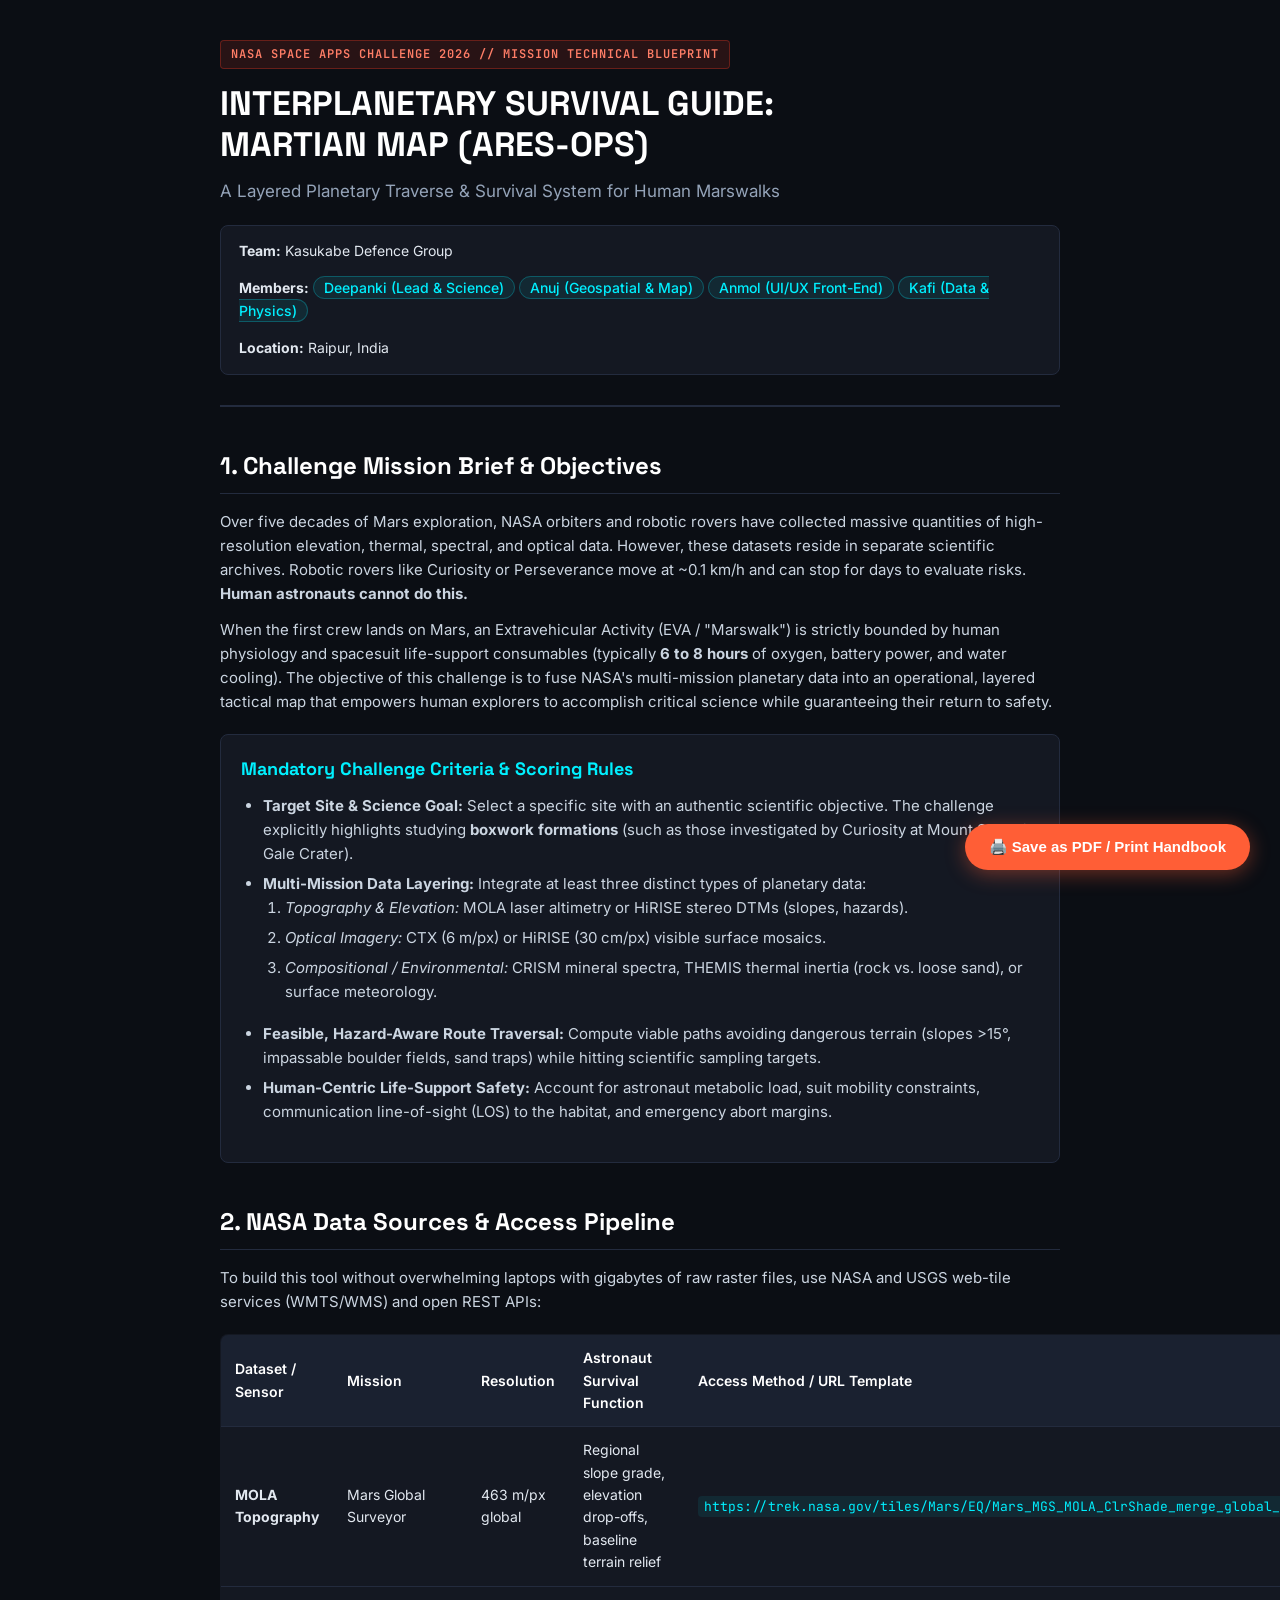
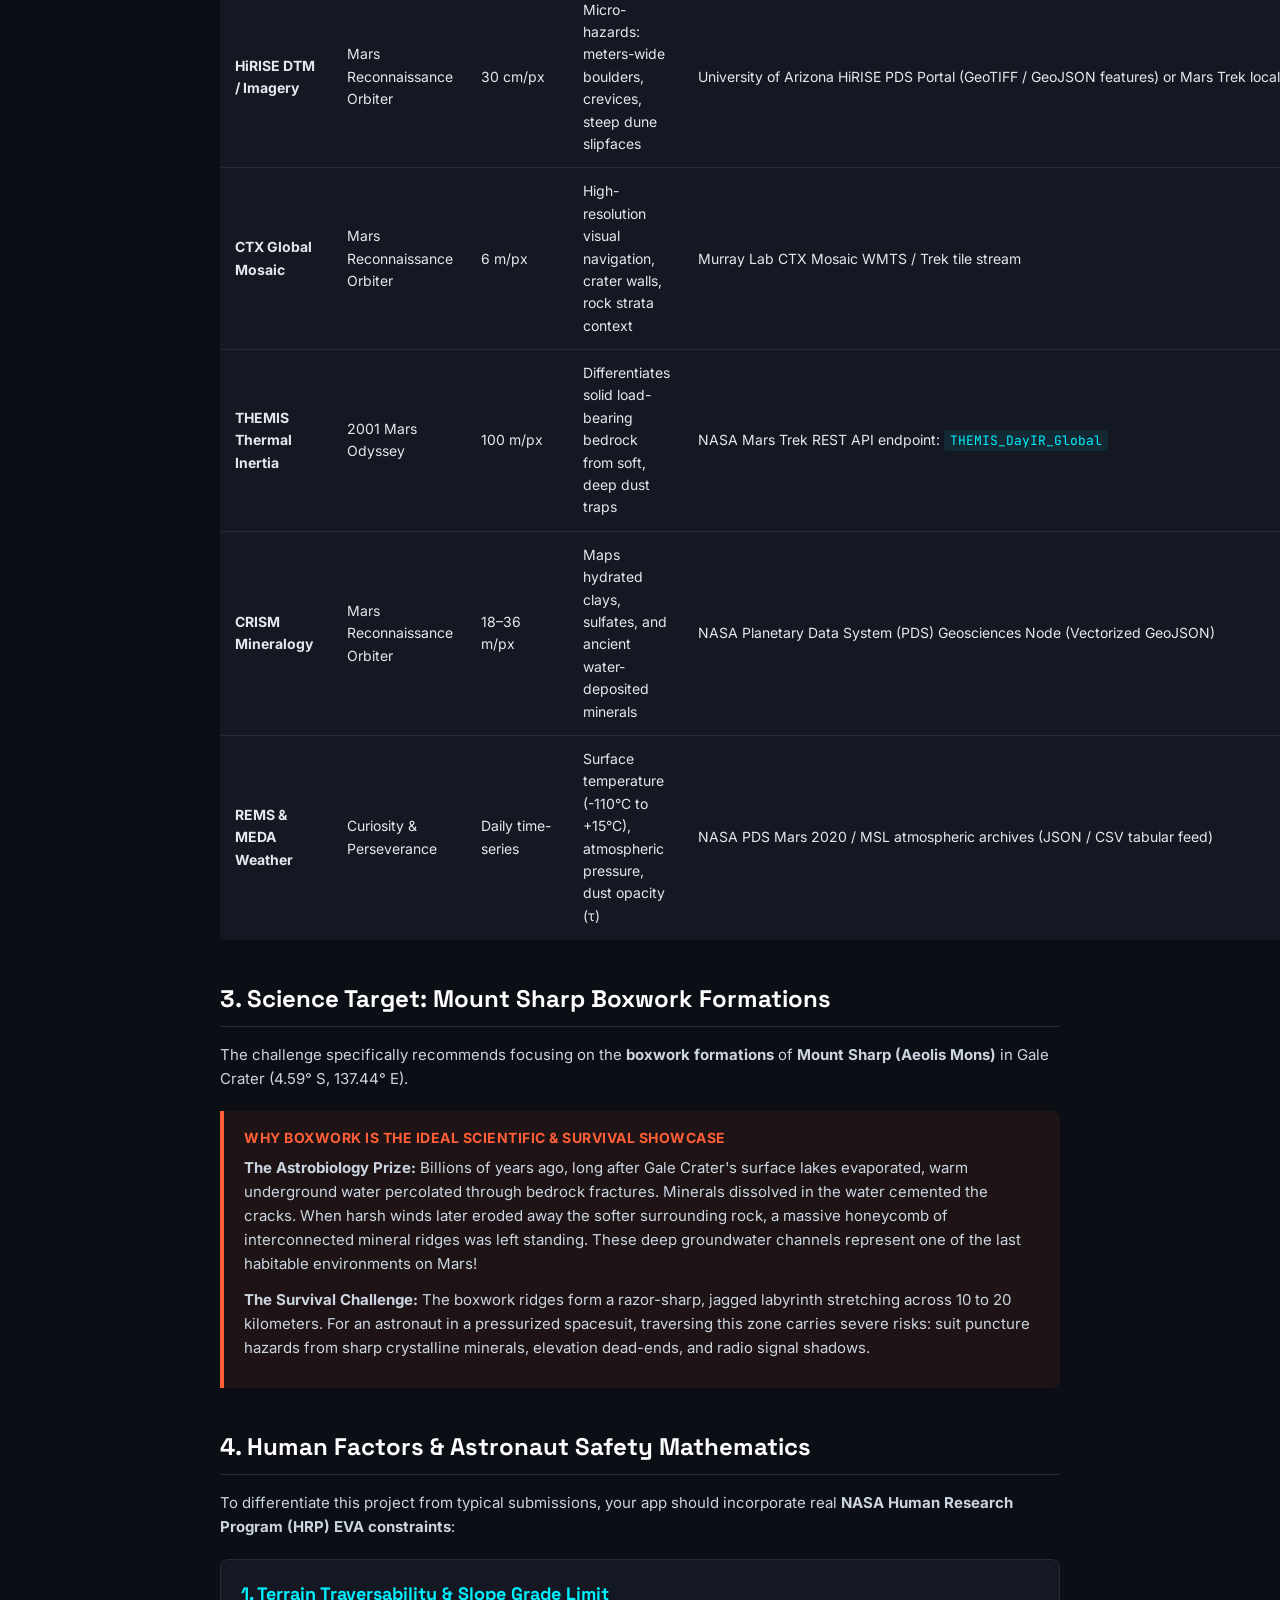
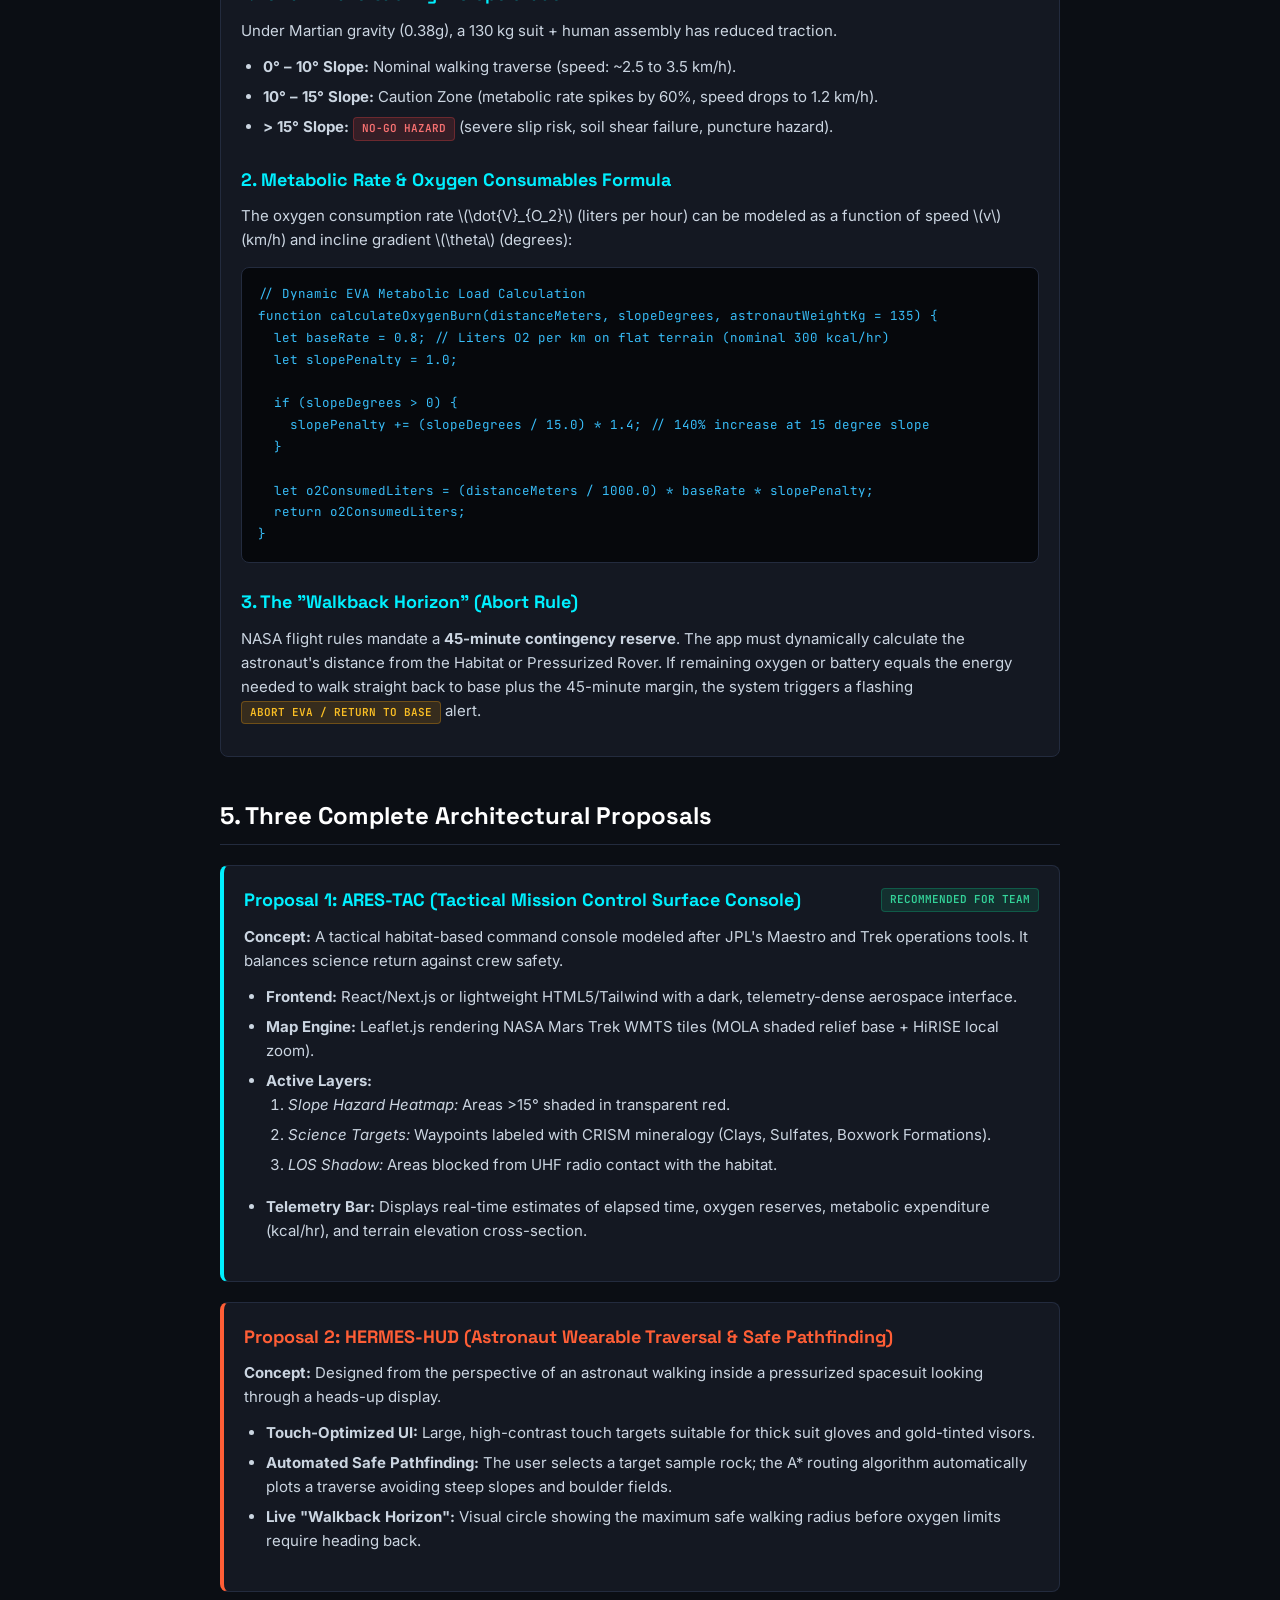
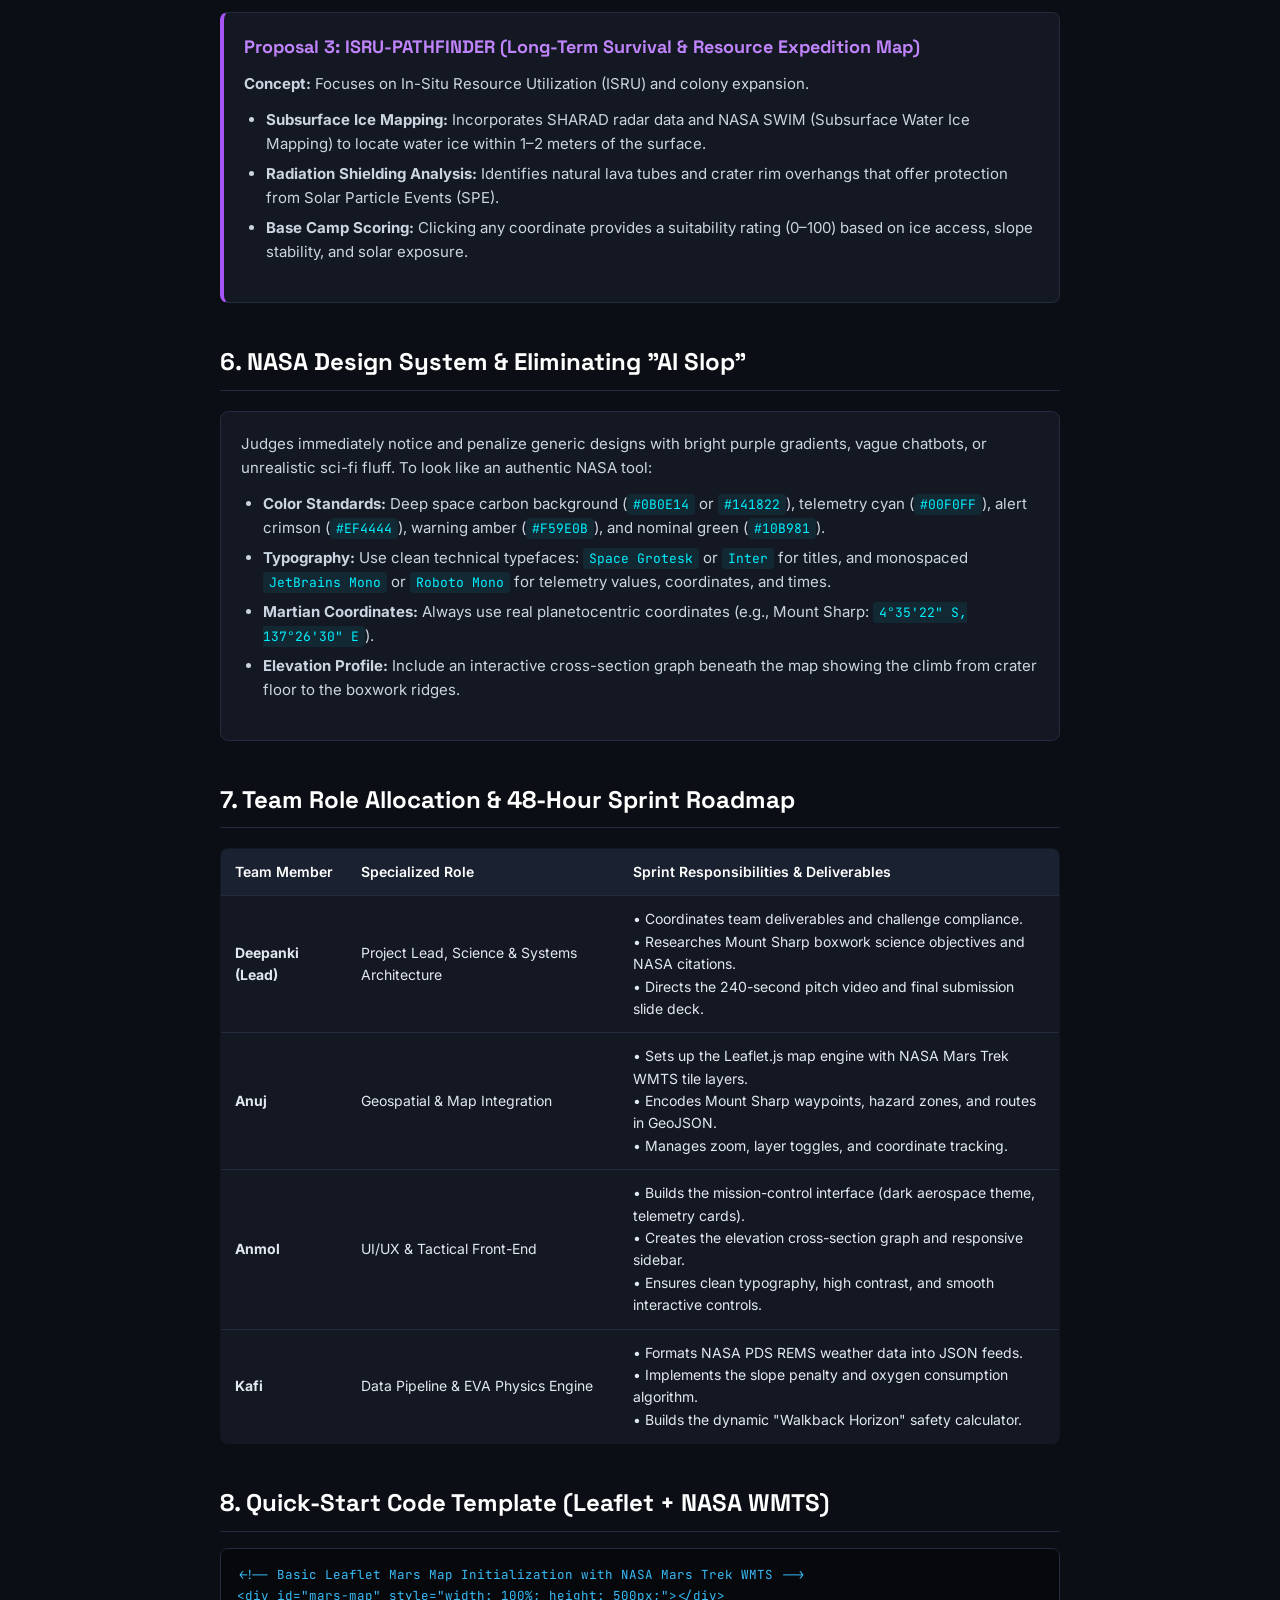
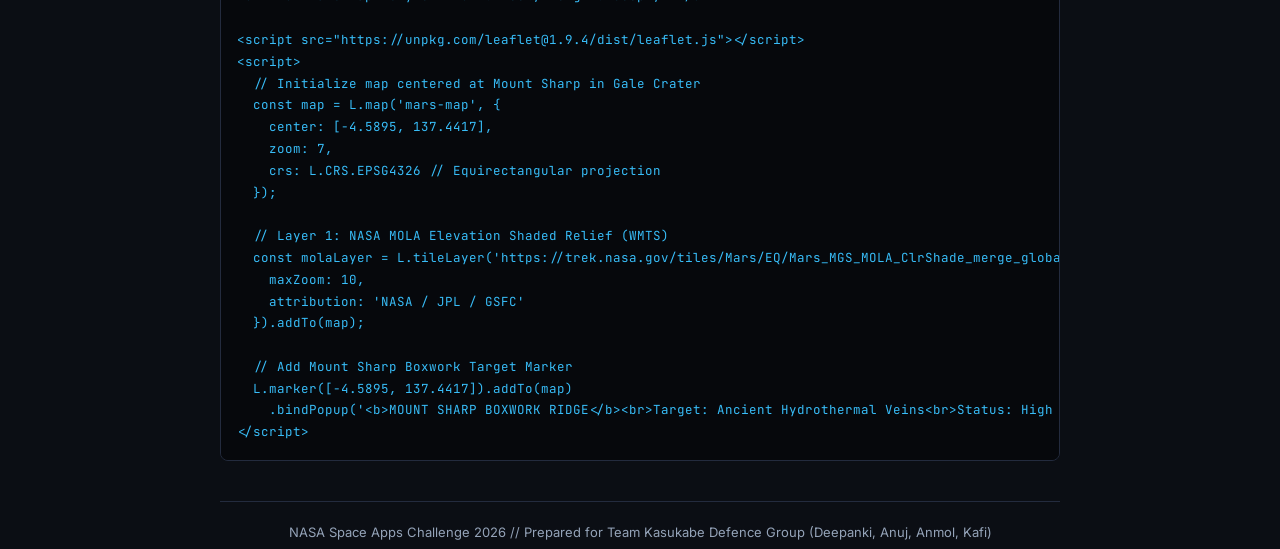
<file: NASA_SpaceApps_MartianMap_Guide_Kasukabe.html>
<!DOCTYPE html>
<html lang="en">
<head>
<meta charset="UTF-8">
<meta name="viewport" content="width=device-width, initial-scale=1.0">
<title>NASA Space Apps 2026 - Interplanetary Survival Guide: Martian Map | Kasukabe Defence Group</title>
<style>
  @import url('https://fonts.googleapis.com/css2?family=Inter:wght@300;400;500;600;700&family=JetBrains+Mono:wght@400;600;700&family=Space+Grotesk:wght@500;700&display=swap');

  :root {
    --bg-dark: #0B0E14;
    --card-bg: #141822;
    --card-border: #232B3E;
    --text-main: #E2E8F0;
    --text-muted: #94A3B8;
    --nasa-blue: #0B3D91;
    --nasa-red: #FC3D21;
    --accent-cyan: #00F0FF;
    --accent-amber: #F59E0B;
    --accent-green: #10B981;
    --mars-orange: #FF5E36;
  }

  * { box-sizing: border-box; margin: 0; padding: 0; }

  body {
    font-family: 'Inter', -apple-system, BlinkMacSystemFont, sans-serif;
    background: #0B0E14;
    color: var(--text-main);
    line-height: 1.6;
    padding: 0;
  }

  .container {
    max-width: 900px;
    margin: 0 auto;
    padding: 40px 30px;
  }

  /* Cover & Header */
  .cover {
    border-bottom: 2px solid var(--card-border);
    padding-bottom: 30px;
    margin-bottom: 40px;
  }
  .agency-tag {
    display: inline-flex;
    align-items: center;
    gap: 8px;
    background: rgba(252, 61, 33, 0.12);
    border: 1px solid rgba(252, 61, 33, 0.3);
    color: #FF7E67;
    font-family: 'JetBrains Mono', monospace;
    font-size: 12px;
    font-weight: 600;
    padding: 4px 10px;
    border-radius: 4px;
    text-transform: uppercase;
    letter-spacing: 1px;
    margin-bottom: 15px;
  }
  h1 {
    font-family: 'Space Grotesk', sans-serif;
    font-size: 34px;
    line-height: 1.2;
    color: #FFFFFF;
    margin-bottom: 12px;
  }
  .subtitle {
    font-size: 17px;
    color: var(--text-muted);
    margin-bottom: 20px;
  }
  .team-bar {
    display: flex;
    flex-wrap: wrap;
    gap: 15px;
    background: var(--card-bg);
    border: 1px solid var(--card-border);
    padding: 14px 18px;
    border-radius: 8px;
    font-size: 14px;
  }
  .team-pill {
    background: rgba(0, 240, 255, 0.08);
    border: 1px solid rgba(0, 240, 255, 0.25);
    color: var(--accent-cyan);
    padding: 2px 10px;
    border-radius: 20px;
    font-weight: 500;
  }

  /* Typography */
  h2 {
    font-family: 'Space Grotesk', sans-serif;
    font-size: 24px;
    color: #FFFFFF;
    margin: 40px 0 16px;
    padding-bottom: 8px;
    border-bottom: 1px solid var(--card-border);
    display: flex;
    align-items: center;
    gap: 10px;
  }
  h3 {
    font-family: 'Space Grotesk', sans-serif;
    font-size: 18px;
    color: var(--accent-cyan);
    margin: 25px 0 10px;
  }
  p, li {
    font-size: 15px;
    color: #CBD5E1;
    margin-bottom: 12px;
  }
  ul, ol {
    margin-left: 22px;
    margin-bottom: 18px;
  }
  li { margin-bottom: 6px; }

  /* Cards & Callouts */
  .card {
    background: var(--card-bg);
    border: 1px solid var(--card-border);
    border-radius: 8px;
    padding: 20px;
    margin: 20px 0;
  }
  .callout {
    border-left: 4px solid var(--mars-orange);
    background: rgba(255, 94, 54, 0.08);
    padding: 16px 20px;
    margin: 20px 0;
    border-radius: 0 8px 8px 0;
  }
  .callout-title {
    font-weight: 700;
    color: var(--mars-orange);
    font-size: 14px;
    text-transform: uppercase;
    letter-spacing: 0.5px;
    margin-bottom: 6px;
  }

  /* Tables */
  table {
    width: 100%;
    border-collapse: collapse;
    margin: 20px 0;
    font-size: 14px;
    background: var(--card-bg);
    border-radius: 8px;
    overflow: hidden;
    border: 1px solid var(--card-border);
  }
  th, td {
    padding: 12px 14px;
    text-align: left;
    border-bottom: 1px solid var(--card-border);
  }
  th {
    background: #1A2130;
    color: #FFFFFF;
    font-weight: 600;
  }
  tr:last-child td { border-bottom: none; }

  /* Code & Telemetry */
  code {
    font-family: 'JetBrains Mono', monospace;
    font-size: 13px;
    background: rgba(0, 240, 255, 0.08);
    color: var(--accent-cyan);
    padding: 2px 6px;
    border-radius: 4px;
  }
  pre {
    background: #06080C;
    border: 1px solid var(--card-border);
    border-radius: 8px;
    padding: 16px;
    overflow-x: auto;
    margin: 15px 0;
  }
  pre code {
    background: transparent;
    padding: 0;
    color: #38BDF8;
    font-size: 12.5px;
  }

  /* Badges */
  .badge {
    display: inline-block;
    padding: 2px 8px;
    border-radius: 4px;
    font-size: 11px;
    font-weight: 600;
    text-transform: uppercase;
    font-family: 'JetBrains Mono', monospace;
  }
  .badge-red { background: rgba(239, 68, 68, 0.15); color: #F87171; border: 1px solid rgba(239, 68, 68, 0.3); }
  .badge-green { background: rgba(16, 185, 129, 0.15); color: #34D399; border: 1px solid rgba(16, 185, 129, 0.3); }
  .badge-amber { background: rgba(245, 158, 11, 0.15); color: #FBBF24; border: 1px solid rgba(245, 158, 11, 0.3); }

  /* Print Stylesheet for Perfect PDF */
  @media print {
    body {
      background: #FFFFFF !important;
      color: #1A202C !important;
      font-size: 12pt;
    }
    .container { max-width: 100% !important; padding: 0 !important; }
    .cover { page-break-after: always; border-bottom: none; }
    h1 { color: #0B3D91 !important; }
    h2 { color: #0B3D91 !important; border-bottom: 2px solid #CBD5E0 !important; page-break-before: always; }
    h3 { color: #C53030 !important; }
    p, li, td { color: #2D3748 !important; }
    .card, pre, table {
      background: #F7FAFC !important;
      border: 1px solid #E2E8F0 !important;
      page-break-inside: avoid;
    }
    th { background: #EDF2F7 !important; color: #1A202C !important; }
    pre code { color: #2B6CB0 !important; }
    code { background: #EDF2F7 !important; color: #C53030 !important; }
    .callout {
      background: #FFF5F5 !important;
      border-left: 4px solid #E53E3E !important;
      color: #1A202C !important;
      page-break-inside: avoid;
    }
    .team-bar { background: #EDF2F7 !important; border: 1px solid #CBD5E0 !important; }
    .team-pill { background: #E2E8F0 !important; color: #2B6CB0 !important; border: 1px solid #A0AEC0 !important; }
    .no-print { display: none !important; }
  }

  .print-btn {
    position: fixed;
    bottom: 30px;
    right: 30px;
    background: var(--mars-orange);
    color: #FFFFFF;
    border: none;
    padding: 14px 24px;
    border-radius: 30px;
    font-size: 15px;
    font-weight: 700;
    cursor: pointer;
    box-shadow: 0 4px 20px rgba(255, 94, 54, 0.4);
    display: flex;
    align-items: center;
    gap: 8px;
    z-index: 1000;
    transition: transform 0.2s ease;
  }
  .print-btn:hover { transform: scale(1.05); }
</style>
</head>
<body>

<button class="print-btn no-print" onclick="window.print()">
  🖨️ Save as PDF / Print Handbook
</button>

<div class="container">

  <!-- COVER PAGE -->
  <div class="cover">
    <div class="agency-tag">NASA Space Apps Challenge 2026 // Mission Technical Blueprint</div>
    <h1>INTERPLANETARY SURVIVAL GUIDE:<br>MARTIAN MAP (ARES-OPS)</h1>
    <div class="subtitle">A Layered Planetary Traverse & Survival System for Human Marswalks</div>
    
    <div class="team-bar">
      <div><strong>Team:</strong> Kasukabe Defence Group</div>
      <div><strong>Members:</strong> <span class="team-pill">Deepanki (Lead & Science)</span> <span class="team-pill">Anuj (Geospatial & Map)</span> <span class="team-pill">Anmol (UI/UX Front-End)</span> <span class="team-pill">Kafi (Data & Physics)</span></div>
      <div><strong>Location:</strong> Raipur, India</div>
    </div>
  </div>

  <!-- SECTION 1 -->
  <h2>1. Challenge Mission Brief & Objectives</h2>
  <p>
    Over five decades of Mars exploration, NASA orbiters and robotic rovers have collected massive quantities of high-resolution elevation, thermal, spectral, and optical data. However, these datasets reside in separate scientific archives. Robotic rovers like Curiosity or Perseverance move at ~0.1 km/h and can stop for days to evaluate risks. <strong>Human astronauts cannot do this.</strong>
  </p>
  <p>
    When the first crew lands on Mars, an Extravehicular Activity (EVA / "Marswalk") is strictly bounded by human physiology and spacesuit life-support consumables (typically <strong>6 to 8 hours</strong> of oxygen, battery power, and water cooling). The objective of this challenge is to fuse NASA's multi-mission planetary data into an operational, layered tactical map that empowers human explorers to accomplish critical science while guaranteeing their return to safety.
  </p>

  <div class="card">
    <h3 style="margin-top:0;">Mandatory Challenge Criteria & Scoring Rules</h3>
    <ul>
      <li><strong>Target Site & Science Goal:</strong> Select a specific site with an authentic scientific objective. The challenge explicitly highlights studying <strong>boxwork formations</strong> (such as those investigated by Curiosity at Mount Sharp in Gale Crater).</li>
      <li><strong>Multi-Mission Data Layering:</strong> Integrate at least three distinct types of planetary data:
        <ol>
          <li><em>Topography & Elevation:</em> MOLA laser altimetry or HiRISE stereo DTMs (slopes, hazards).</li>
          <li><em>Optical Imagery:</em> CTX (6 m/px) or HiRISE (30 cm/px) visible surface mosaics.</li>
          <li><em>Compositional / Environmental:</em> CRISM mineral spectra, THEMIS thermal inertia (rock vs. loose sand), or surface meteorology.</li>
        </ol>
      </li>
      <li><strong>Feasible, Hazard-Aware Route Traversal:</strong> Compute viable paths avoiding dangerous terrain (slopes &gt;15°, impassable boulder fields, sand traps) while hitting scientific sampling targets.</li>
      <li><strong>Human-Centric Life-Support Safety:</strong> Account for astronaut metabolic load, suit mobility constraints, communication line-of-sight (LOS) to the habitat, and emergency abort margins.</li>
    </ul>
  </div>

  <!-- SECTION 2 -->
  <h2>2. NASA Data Sources & Access Pipeline</h2>
  <p>
    To build this tool without overwhelming laptops with gigabytes of raw raster files, use NASA and USGS web-tile services (WMTS/WMS) and open REST APIs:
  </p>

  <table>
    <thead>
      <tr>
        <th>Dataset / Sensor</th>
        <th>Mission</th>
        <th>Resolution</th>
        <th>Astronaut Survival Function</th>
        <th>Access Method / URL Template</th>
      </tr>
    </thead>
    <tbody>
      <tr>
        <td><strong>MOLA Topography</strong></td>
        <td>Mars Global Surveyor</td>
        <td>463 m/px global</td>
        <td>Regional slope grade, elevation drop-offs, baseline terrain relief</td>
        <td><code>https://trek.nasa.gov/tiles/Mars/EQ/Mars_MGS_MOLA_ClrShade_merge_global_463m/1.0.0/default/default028mm/{z}/{y}/{x}.jpg</code></td>
      </tr>
      <tr>
        <td><strong>HiRISE DTM / Imagery</strong></td>
        <td>Mars Reconnaissance Orbiter</td>
        <td>30 cm/px</td>
        <td>Micro-hazards: meters-wide boulders, crevices, steep dune slipfaces</td>
        <td>University of Arizona HiRISE PDS Portal (GeoTIFF / GeoJSON features) or Mars Trek local overlay</td>
      </tr>
      <tr>
        <td><strong>CTX Global Mosaic</strong></td>
        <td>Mars Reconnaissance Orbiter</td>
        <td>6 m/px</td>
        <td>High-resolution visual navigation, crater walls, rock strata context</td>
        <td>Murray Lab CTX Mosaic WMTS / Trek tile stream</td>
      </tr>
      <tr>
        <td><strong>THEMIS Thermal Inertia</strong></td>
        <td>2001 Mars Odyssey</td>
        <td>100 m/px</td>
        <td>Differentiates solid load-bearing bedrock from soft, deep dust traps</td>
        <td>NASA Mars Trek REST API endpoint: <code>THEMIS_DayIR_Global</code></td>
      </tr>
      <tr>
        <td><strong>CRISM Mineralogy</strong></td>
        <td>Mars Reconnaissance Orbiter</td>
        <td>18–36 m/px</td>
        <td>Maps hydrated clays, sulfates, and ancient water-deposited minerals</td>
        <td>NASA Planetary Data System (PDS) Geosciences Node (Vectorized GeoJSON)</td>
      </tr>
      <tr>
        <td><strong>REMS & MEDA Weather</strong></td>
        <td>Curiosity & Perseverance</td>
        <td>Daily time-series</td>
        <td>Surface temperature (-110°C to +15°C), atmospheric pressure, dust opacity (&tau;)</td>
        <td>NASA PDS Mars 2020 / MSL atmospheric archives (JSON / CSV tabular feed)</td>
      </tr>
    </tbody>
  </table>

  <!-- SECTION 3 -->
  <h2>3. Science Target: Mount Sharp Boxwork Formations</h2>
  <p>
    The challenge specifically recommends focusing on the <strong>boxwork formations</strong> of <strong>Mount Sharp (Aeolis Mons)</strong> in Gale Crater (4.59° S, 137.44° E).
  </p>

  <div class="callout">
    <div class="callout-title">Why Boxwork is the Ideal Scientific & Survival Showcase</div>
    <p>
      <strong>The Astrobiology Prize:</strong> Billions of years ago, long after Gale Crater's surface lakes evaporated, warm underground water percolated through bedrock fractures. Minerals dissolved in the water cemented the cracks. When harsh winds later eroded away the softer surrounding rock, a massive honeycomb of interconnected mineral ridges was left standing. These deep groundwater channels represent one of the last habitable environments on Mars!
    </p>
    <p>
      <strong>The Survival Challenge:</strong> The boxwork ridges form a razor-sharp, jagged labyrinth stretching across 10 to 20 kilometers. For an astronaut in a pressurized spacesuit, traversing this zone carries severe risks: suit puncture hazards from sharp crystalline minerals, elevation dead-ends, and radio signal shadows.
    </p>
  </div>

  <!-- SECTION 4 -->
  <h2>4. Human Factors & Astronaut Safety Mathematics</h2>
  <p>
    To differentiate this project from typical submissions, your app should incorporate real <strong>NASA Human Research Program (HRP) EVA constraints</strong>:
  </p>

  <div class="card">
    <h3 style="margin-top:0;">1. Terrain Traversability & Slope Grade Limit</h3>
    <p>
      Under Martian gravity (0.38g), a 130 kg suit + human assembly has reduced traction. 
    </p>
    <ul>
      <li><strong>0° – 10° Slope:</strong> Nominal walking traverse (speed: ~2.5 to 3.5 km/h).</li>
      <li><strong>10° – 15° Slope:</strong> Caution Zone (metabolic rate spikes by 60%, speed drops to 1.2 km/h).</li>
      <li><strong>&gt; 15° Slope:</strong> <span class="badge badge-red">NO-GO HAZARD</span> (severe slip risk, soil shear failure, puncture hazard).</li>
    </ul>

    <h3>2. Metabolic Rate & Oxygen Consumables Formula</h3>
    <p>The oxygen consumption rate \(\dot{V}_{O_2}\) (liters per hour) can be modeled as a function of speed \(v\) (km/h) and incline gradient \(\theta\) (degrees):</p>
    <pre><code>// Dynamic EVA Metabolic Load Calculation
function calculateOxygenBurn(distanceMeters, slopeDegrees, astronautWeightKg = 135) {
  let baseRate = 0.8; // Liters O2 per km on flat terrain (nominal 300 kcal/hr)
  let slopePenalty = 1.0;
  
  if (slopeDegrees > 0) {
    slopePenalty += (slopeDegrees / 15.0) * 1.4; // 140% increase at 15 degree slope
  }
  
  let o2ConsumedLiters = (distanceMeters / 1000.0) * baseRate * slopePenalty;
  return o2ConsumedLiters;
}</code></pre>

    <h3>3. The "Walkback Horizon" (Abort Rule)</h3>
    <p>
      NASA flight rules mandate a <strong>45-minute contingency reserve</strong>. The app must dynamically calculate the astronaut's distance from the Habitat or Pressurized Rover. If remaining oxygen or battery equals the energy needed to walk straight back to base plus the 45-minute margin, the system triggers a flashing <span class="badge badge-amber">ABORT EVA / RETURN TO BASE</span> alert.
    </p>
  </div>

  <!-- SECTION 5 -->
  <h2>5. Three Complete Architectural Proposals</h2>

  <!-- Proposal 1 -->
  <div class="card" style="border-left: 4px solid var(--accent-cyan);">
    <div style="display:flex; justify-content:space-between; align-items:center;">
      <h3 style="color:var(--accent-cyan); margin:0;">Proposal 1: ARES-TAC (Tactical Mission Control Surface Console)</h3>
      <span class="badge badge-green">Recommended for Team</span>
    </div>
    <p style="margin-top:10px;">
      <strong>Concept:</strong> A tactical habitat-based command console modeled after JPL's Maestro and Trek operations tools. It balances science return against crew safety.
    </p>
    <ul>
      <li><strong>Frontend:</strong> React/Next.js or lightweight HTML5/Tailwind with a dark, telemetry-dense aerospace interface.</li>
      <li><strong>Map Engine:</strong> Leaflet.js rendering NASA Mars Trek WMTS tiles (MOLA shaded relief base + HiRISE local zoom).</li>
      <li><strong>Active Layers:</strong>
        <ol>
          <li><em>Slope Hazard Heatmap:</em> Areas &gt;15° shaded in transparent red.</li>
          <li><em>Science Targets:</em> Waypoints labeled with CRISM mineralogy (Clays, Sulfates, Boxwork Formations).</li>
          <li><em>LOS Shadow:</em> Areas blocked from UHF radio contact with the habitat.</li>
        </ol>
      </li>
      <li><strong>Telemetry Bar:</strong> Displays real-time estimates of elapsed time, oxygen reserves, metabolic expenditure (kcal/hr), and terrain elevation cross-section.</li>
    </ul>
  </div>

  <!-- Proposal 2 -->
  <div class="card" style="border-left: 4px solid var(--mars-orange);">
    <h3 style="color:var(--mars-orange); margin:0;">Proposal 2: HERMES-HUD (Astronaut Wearable Traversal & Safe Pathfinding)</h3>
    <p style="margin-top:10px;">
      <strong>Concept:</strong> Designed from the perspective of an astronaut walking inside a pressurized spacesuit looking through a heads-up display.
    </p>
    <ul>
      <li><strong>Touch-Optimized UI:</strong> Large, high-contrast touch targets suitable for thick suit gloves and gold-tinted visors.</li>
      <li><strong>Automated Safe Pathfinding:</strong> The user selects a target sample rock; the A* routing algorithm automatically plots a traverse avoiding steep slopes and boulder fields.</li>
      <li><strong>Live "Walkback Horizon":</strong> Visual circle showing the maximum safe walking radius before oxygen limits require heading back.</li>
    </ul>
  </div>

  <!-- Proposal 3 -->
  <div class="card" style="border-left: 4px solid #A855F7;">
    <h3 style="color:#C084FC; margin:0;">Proposal 3: ISRU-PATHFINDER (Long-Term Survival & Resource Expedition Map)</h3>
    <p style="margin-top:10px;">
      <strong>Concept:</strong> Focuses on In-Situ Resource Utilization (ISRU) and colony expansion.
    </p>
    <ul>
      <li><strong>Subsurface Ice Mapping:</strong> Incorporates SHARAD radar data and NASA SWIM (Subsurface Water Ice Mapping) to locate water ice within 1–2 meters of the surface.</li>
      <li><strong>Radiation Shielding Analysis:</strong> Identifies natural lava tubes and crater rim overhangs that offer protection from Solar Particle Events (SPE).</li>
      <li><strong>Base Camp Scoring:</strong> Clicking any coordinate provides a suitability rating (0–100) based on ice access, slope stability, and solar exposure.</li>
    </ul>
  </div>

  <!-- SECTION 6 -->
  <h2>6. NASA Design System & Eliminating "AI Slop"</h2>
  <div class="card">
    <p>Judges immediately notice and penalize generic designs with bright purple gradients, vague chatbots, or unrealistic sci-fi fluff. To look like an authentic NASA tool:</p>
    <ul>
      <li><strong>Color Standards:</strong> Deep space carbon background (<code>#0B0E14</code> or <code>#141822</code>), telemetry cyan (<code>#00F0FF</code>), alert crimson (<code>#EF4444</code>), warning amber (<code>#F59E0B</code>), and nominal green (<code>#10B981</code>).</li>
      <li><strong>Typography:</strong> Use clean technical typefaces: <code>Space Grotesk</code> or <code>Inter</code> for titles, and monospaced <code>JetBrains Mono</code> or <code>Roboto Mono</code> for telemetry values, coordinates, and times.</li>
      <li><strong>Martian Coordinates:</strong> Always use real planetocentric coordinates (e.g., Mount Sharp: <code>4°35'22" S, 137°26'30" E</code>).</li>
      <li><strong>Elevation Profile:</strong> Include an interactive cross-section graph beneath the map showing the climb from crater floor to the boxwork ridges.</li>
    </ul>
  </div>

  <!-- SECTION 7 -->
  <h2>7. Team Role Allocation & 48-Hour Sprint Roadmap</h2>

  <table>
    <thead>
      <tr>
        <th>Team Member</th>
        <th>Specialized Role</th>
        <th>Sprint Responsibilities & Deliverables</th>
      </tr>
    </thead>
    <tbody>
      <tr>
        <td><strong>Deepanki (Lead)</strong></td>
        <td>Project Lead, Science & Systems Architecture</td>
        <td>
          • Coordinates team deliverables and challenge compliance.<br>
          • Researches Mount Sharp boxwork science objectives and NASA citations.<br>
          • Directs the 240-second pitch video and final submission slide deck.
        </td>
      </tr>
      <tr>
        <td><strong>Anuj</strong></td>
        <td>Geospatial & Map Integration</td>
        <td>
          • Sets up the Leaflet.js map engine with NASA Mars Trek WMTS tile layers.<br>
          • Encodes Mount Sharp waypoints, hazard zones, and routes in GeoJSON.<br>
          • Manages zoom, layer toggles, and coordinate tracking.
        </td>
      </tr>
      <tr>
        <td><strong>Anmol</strong></td>
        <td>UI/UX & Tactical Front-End</td>
        <td>
          • Builds the mission-control interface (dark aerospace theme, telemetry cards).<br>
          • Creates the elevation cross-section graph and responsive sidebar.<br>
          • Ensures clean typography, high contrast, and smooth interactive controls.
        </td>
      </tr>
      <tr>
        <td><strong>Kafi</strong></td>
        <td>Data Pipeline & EVA Physics Engine</td>
        <td>
          • Formats NASA PDS REMS weather data into JSON feeds.<br>
          • Implements the slope penalty and oxygen consumption algorithm.<br>
          • Builds the dynamic "Walkback Horizon" safety calculator.
        </td>
      </tr>
    </tbody>
  </table>

  <!-- SECTION 8 -->
  <h2>8. Quick-Start Code Template (Leaflet + NASA WMTS)</h2>
  <pre><code>&lt;!-- Basic Leaflet Mars Map Initialization with NASA Mars Trek WMTS --&gt;
&lt;div id="mars-map" style="width: 100%; height: 500px;"&gt;&lt;/div&gt;

&lt;script src="https://unpkg.com/leaflet@1.9.4/dist/leaflet.js"&gt;&lt;/script&gt;
&lt;script&gt;
  // Initialize map centered at Mount Sharp in Gale Crater
  const map = L.map('mars-map', {
    center: [-4.5895, 137.4417],
    zoom: 7,
    crs: L.CRS.EPSG4326 // Equirectangular projection
  });

  // Layer 1: NASA MOLA Elevation Shaded Relief (WMTS)
  const molaLayer = L.tileLayer('https://trek.nasa.gov/tiles/Mars/EQ/Mars_MGS_MOLA_ClrShade_merge_global_463m/1.0.0/default/default028mm/{z}/{y}/{x}.jpg', {
    maxZoom: 10,
    attribution: 'NASA / JPL / GSFC'
  }).addTo(map);

  // Add Mount Sharp Boxwork Target Marker
  L.marker([-4.5895, 137.4417]).addTo(map)
    .bindPopup('&lt;b&gt;MOUNT SHARP BOXWORK RIDGE&lt;/b&gt;&lt;br&gt;Target: Ancient Hydrothermal Veins&lt;br&gt;Status: High Science Priority');
&lt;/script&gt;</code></pre>

  <div style="text-align: center; margin-top: 40px; padding-top: 20px; border-top: 1px solid var(--card-border); color: var(--text-muted); font-size: 13px;">
    NASA Space Apps Challenge 2026 // Prepared for Team Kasukabe Defence Group (Deepanki, Anuj, Anmol, Kafi)
  </div>

</div>

</body>
</html>
</file>
